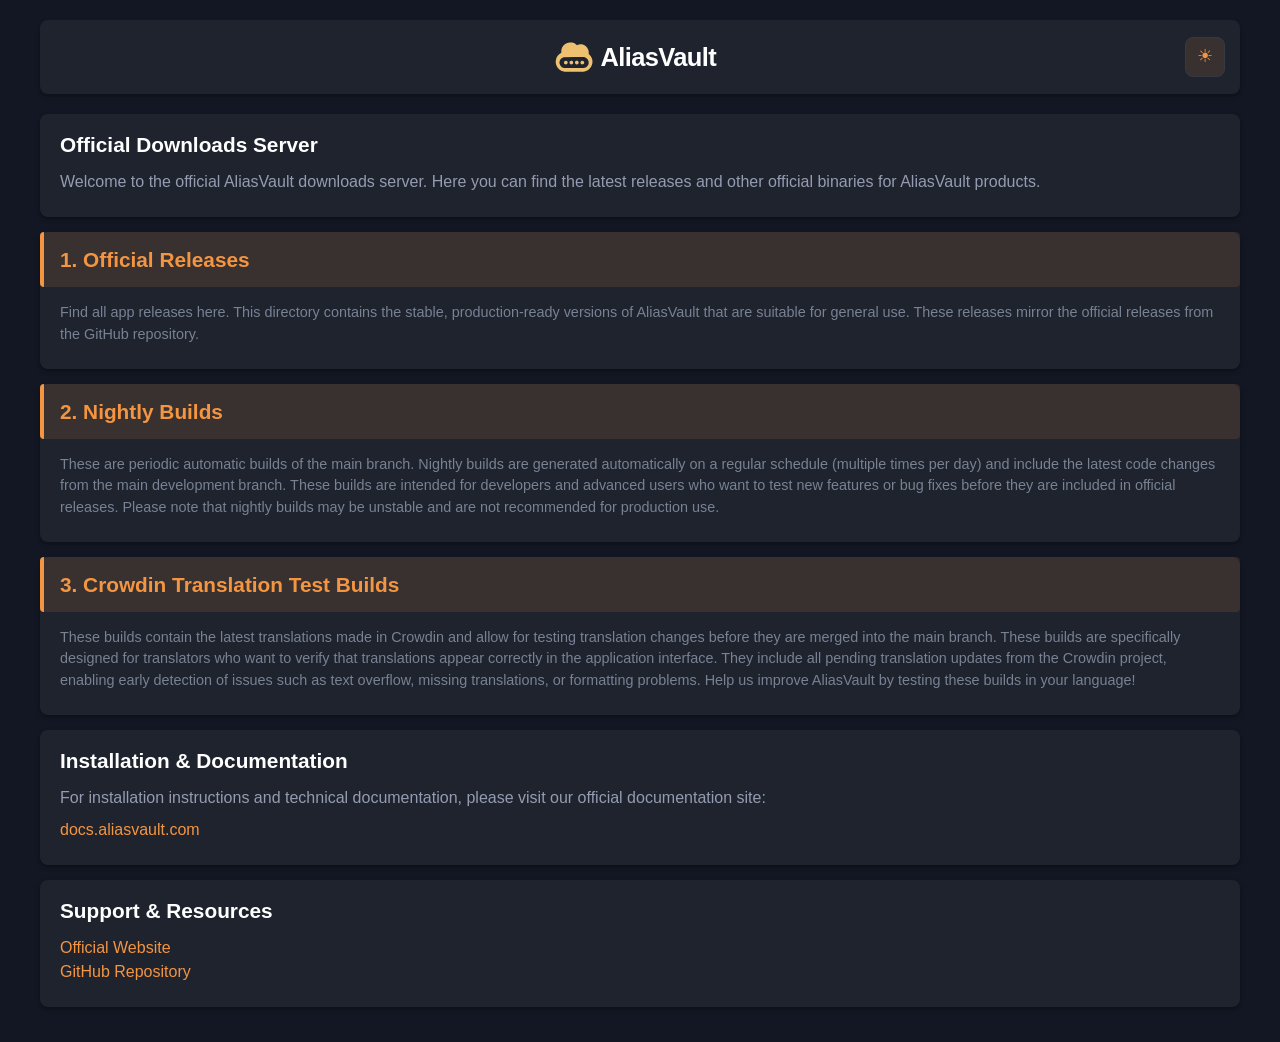
<file: index.html>
<!DOCTYPE html>
<html lang="en">
<head>
    <meta charset="UTF-8">
    <meta name="viewport" content="width=device-width, initial-scale=1.0">
    <title>AliasVault Downloads</title>
    <link rel="icon" href="/favicon.svg" type="image/svg+xml">
    <link rel="icon" href="/favicon.ico" sizes="any">
    <link rel="icon" href="/favicon.png" type="image/png" sizes="32x32">
    <script>
        // Apply saved theme before render to avoid a flash; default to dark.
        (function () {
            var t = localStorage.getItem('theme') || 'dark';
            document.documentElement.setAttribute('data-theme', t);
        })();
    </script>
    <script defer data-domain="downloads.aliasvault.com" src="https://analytics.aliasvault.com/js/script.file-downloads.js"></script>
    <script>window.plausible = window.plausible || function() { (window.plausible.q = window.plausible.q || []).push(arguments) }</script>
    <link rel="stylesheet" href="theme.css">
</head>
<body>
    <div class="header">
        <div style="width: 40px;"></div>
        <a href="https://www.aliasvault.com/" class="logo" aria-label="AliasVault home">
            <svg xmlns="http://www.w3.org/2000/svg" viewBox="0 0 2000 500" role="img" aria-label="AliasVault"><path d="m459.87 294.95c0.016205 5.4005 0.03241 10.801-0.35022 16.873-1.111 6.3392-1.1941 12.173-2.6351 17.649-10.922 41.508-36.731 69.481-77.351 83.408-7.2157 2.4739-14.972 3.3702-22.479 4.995-23.629 0.042205-47.257 0.11453-70.886 0.12027-46.762 0.011322-93.523-0.01416-140.95-0.43411-8.59-2.0024-16.766-2.8352-24.398-5.3326-21.595-7.0666-39.523-19.656-53.708-37.552-10.227-12.903-17.579-27.17-21.28-43.221-1.475-6.3967-2.4711-12.904-3.6852-19.361-0.051849-5.747-0.1037-11.494 0.26915-17.886 4.159-42.973 27.68-71.638 63.562-92.153 0-0.70761-0.001961-1.6988 3.12e-4 -2.69 0.022484-9.8293-1.3071-19.894 0.35664-29.438 3.2391-18.579 11.08-35.272 23.763-49.773 12.098-13.832 26.457-23.989 43.609-30.029 7.813-2.7512 16.14-4.0417 24.234-5.9948 7.392-0.025734 14.784-0.05146 22.835 0.32253 4.1959 0.95392 7.7946 1.2538 11.258 2.1053 17.16 4.2192 32.287 12.176 45.469 24.104 2.2558 2.0411 4.372 6.6241 9.621 3.868 16.839-8.8419 34.718-11.597 53.603-8.594 16.791 2.6699 31.602 9.4308 44.236 20.636 11.531 10.227 19.84 22.841 25.393 37.236 6.3436 16.445 10.389 33.163 6.0798 49.389 7.9587 8.9321 15.807 16.704 22.421 25.414 9.162 12.065 15.33 25.746 18.144 40.776 0.97046 5.1848 1.9111 10.375 2.8654 15.563m-71.597 71.012c5.5615-5.2284 12.002-9.7986 16.508-15.817 10.474-13.992 14.333-29.916 11.288-47.446-2.2496-12.95-8.1973-24.076-17.243-33.063-12.746-12.663-28.865-18.614-46.786-18.569-69.912 0.17712-139.82 0.56831-209.74 0.96176-15.922 0.089599-29.168 7.4209-39.685 18.296-14.45 14.944-20.408 33.343-16.655 54.368 2.2763 12.754 8.2167 23.748 17.158 32.66 13.299 13.255 30.097 18.653 48.728 18.651 59.321-0.005188 118.64 0.042358 177.96-0.046601 9.5912-0.014374 19.181-0.86588 28.773-0.88855 10.649-0.025146 19.978-3.825 29.687-9.1074z" fill="#EEC170"></path><path d="m162.77 293c15.654 4.3883 20.627 22.967 10.304 34.98-5.3104 6.1795-14.817 8.3208-24.278 5.0472-7.0723-2.4471-12.332-10.362-12.876-17.933-1.0451-14.542 11.089-23.176 21.705-23.046 1.5794 0.019287 3.1517 0.61566 5.1461 0.95184z" fill="#EEC170"></path><path d="m227.18 293.64c7.8499 2.3973 11.938 8.2143 13.524 15.077 1.8591 8.0439-0.44817 15.706-7.1588 21.121-6.7633 5.4572-14.417 6.8794-22.578 3.1483-8.2972-3.7933-12.836-10.849-12.736-19.438 0.1687-14.497 14.13-25.368 28.948-19.908z" fill="#EEC170"></path><path d="m261.57 319.07c-2.495-14.418 4.6853-22.603 14.596-26.108 9.8945-3.4995 23.181 3.4303 26.267 13.779 4.6504 15.591-7.1651 29.064-21.665 28.161-8.5254-0.53088-17.202-6.5094-19.198-15.831z" fill="#EEC170"></path><path d="m336.91 333.41c-9.0175-4.2491-15.337-14.349-13.829-21.682 3.0825-14.989 13.341-20.304 23.018-19.585 10.653 0.79141 17.93 7.407 19.765 17.547 1.9588 10.824-4.1171 19.939-13.494 23.703-5.272 2.1162-10.091 1.5086-15.46 0.017883z" fill="#EEC170"></path><text x="550" y="355" font-family="Arial, Helvetica, sans-serif" font-weight="700" font-size="290" letter-spacing="-7" fill="currentColor">AliasVault</text></svg>
        </a>
        <button type="button" class="theme-toggle" onclick="toggleTheme()" aria-label="Toggle light/dark theme" title="Toggle light/dark theme"></button>
    </div>

    <div class="section">
        <h2>Official Downloads Server</h2>
        <p>
            Welcome to the official AliasVault downloads server. Here you can find the latest releases and other official binaries for AliasVault products.
        </p>
    </div>

    <div class="section">
        <h2><a href="/releases/">1. Official Releases</a></h2>
        <p class="muted">
            Find all app releases here. This directory contains the stable, production-ready versions of AliasVault that are suitable for general use. These releases mirror the official releases from the GitHub repository.
        </p>
    </div>

    <div class="section">
        <h2><a href="/main/">2. Nightly Builds</a></h2>
        <p class="muted">
            These are periodic automatic builds of the main branch. Nightly builds are generated automatically on a regular schedule (multiple times per day) and include the latest code changes from the main development branch. These builds are intended for developers and advanced users who want to test new features or bug fixes before they are included in official releases. Please note that nightly builds may be unstable and are not recommended for production use.
        </p>
    </div>

    <div class="section">
        <h2><a href="/l10n/">3. Crowdin Translation Test Builds</a></h2>
        <p class="muted">
            These builds contain the latest translations made in Crowdin and allow for testing translation changes before they are merged into the main branch. These builds are specifically designed for translators who want to verify that translations appear correctly in the application interface. They include all pending translation updates from the Crowdin project, enabling early detection of issues such as text overflow, missing translations, or formatting problems. Help us improve AliasVault by testing these builds in your language!
        </p>
    </div>

    <div class="section">
        <h2>Installation & Documentation</h2>
        <p>
            For installation instructions and technical documentation, please visit our official documentation site:
        </p>
        <p>
            <a href="https://docs.aliasvault.com/" class="link">docs.aliasvault.com</a>
        </p>
    </div>

    <div class="section">
        <h2>Support & Resources</h2>
        <p>
            <a href="https://www.aliasvault.com/" class="link">Official Website</a><br>
            <a href="https://github.com/aliasvault/aliasvault" class="link">GitHub Repository</a><br>
        </p>
    </div>

    <script>
        function toggleTheme() {
            var next = document.documentElement.getAttribute('data-theme') === 'light' ? 'dark' : 'light';
            document.documentElement.setAttribute('data-theme', next);
            localStorage.setItem('theme', next);
        }
    </script>
</body>
</html>
</file>
<file: theme.css>
/* ==========================================================================
   AliasVault downloads theme
   ========================================================================== */

:root,
:root[data-theme="dark"] {
    --bg: #121723;             /* website dark:bg-black */
    --card-bg: #1E232E;        /* gray-dark */
    --heading: #FFFFFF;
    --text: #959CB1;           /* body-color dark */
    --muted: #788293;          /* body-color */
    --border: #353943;         /* stroke dark */
    --primary: #f49541;
    --primary-hover: #f6a752;  /* lighter on dark looks nicer */
    --primary-soft: rgba(244, 149, 65, 0.12);
    --primary-soft-hover: rgba(244, 149, 65, 0.2);
    --on-primary: #ffffff;
    --shadow: 0 2px 4px rgba(0, 0, 0, 0.35);
    --warning-bg: rgba(255, 193, 7, 0.12);
    --warning-border: #ffc107;
    --toggle-icon: "\2600"; /* ☀ — click to go light */
}

:root[data-theme="light"] {
    --bg: #fafafa;
    --card-bg: #ffffff;
    --heading: #1f2937;
    --text: #333333;
    --muted: #666666;
    --border: #E3E8EF;         /* stroke */
    --primary: #f49541;
    --primary-hover: #e27f2e;
    --primary-soft: #fef3eb;
    --primary-soft-hover: #fef9f5;
    --on-primary: #ffffff;
    --shadow: 0 2px 4px rgba(0, 0, 0, 0.1);
    --warning-bg: #fff3cd;
    --warning-border: #ffc107;
    --toggle-icon: "\1F319"; /* 🌙 — click to go dark */
}

body {
    font-family: -apple-system, BlinkMacSystemFont, 'Segoe UI', Roboto, sans-serif;
    max-width: 1200px;
    margin: 0 auto;
    padding: 20px;
    background: var(--bg);
    color: var(--text);
    line-height: 1.5;
    transition: background 0.2s ease, color 0.2s ease;
}

.header {
    display: flex;
    align-items: center;
    justify-content: space-between;
    gap: 12px;
    margin-bottom: 20px;
    padding: 15px;
    background: var(--card-bg);
    border-radius: 8px;
    box-shadow: var(--shadow);
}

.header h1 {
    margin: 0;
    color: var(--primary);
    font-size: 1.8em;
    flex: 1;
    text-align: center;
}

/* Brand logo: gold mark is fixed (#EEC170); the wordmark uses currentColor,
   so it follows --heading — white in dark mode, dark slate in light mode. */
.logo {
    flex: 1;
    display: inline-flex;
    align-items: center;
    justify-content: center;
    color: var(--heading);
    text-decoration: none;
    min-width: 0;
}

.logo svg {
    display: block;
    height: 44px;
    width: auto;
    max-width: 100%;
}

.section {
    background: var(--card-bg);
    margin: 15px 0;
    padding: 15px 20px;
    border-radius: 8px;
    box-shadow: var(--shadow);
}

.section h2 {
    margin: 0 0 10px 0;
    color: var(--heading);
    font-size: 1.3em;
}

.section h2 a {
    color: var(--primary);
    text-decoration: none;
    display: block;
    padding: 12px 16px;
    background: var(--primary-soft);
    border-left: 4px solid var(--primary);
    border-radius: 4px;
    cursor: pointer;
    transition: all 0.2s ease;
    margin: -15px -20px 15px -20px;
}

.section h2 a:hover {
    background: var(--primary-soft-hover);
    border-left-color: var(--primary-hover);
    color: var(--primary-hover);
    padding-left: 20px;
}

.section p {
    margin: 8px 0;
}

.muted {
    margin-top: 10px;
    color: var(--muted);
    font-size: 0.9em;
}

.download-link {
    display: block;
    background: var(--primary);
    color: var(--on-primary);
    padding: 12px 16px;
    border-radius: 6px;
    text-decoration: none;
    font-weight: 500;
    margin: 15px 0;
    text-align: center;
    width: 100%;
    box-sizing: border-box;
    transition: background 0.2s ease;
}

.download-link:hover {
    background: var(--primary-hover);
}

.test-link {
    display: inline-block;
    background: var(--primary);
    color: var(--on-primary);
    padding: 8px 16px;
    border-radius: 6px;
    text-decoration: none;
    font-weight: 500;
    margin: 10px 0;
    transition: background 0.2s ease;
}

.test-link:hover {
    background: var(--primary-hover);
}

.note {
    background: var(--primary-soft);
    border-left: 3px solid var(--primary);
    padding: 10px 15px;
    margin: 10px 0;
    font-size: 0.95em;
}

.note.warning {
    background: var(--warning-bg);
    border-left-color: var(--warning-border);
    margin-top: 15px;
}

.link {
    color: var(--primary);
    text-decoration: none;
}

.link:hover {
    text-decoration: underline;
}

.download-grid {
    display: grid;
    grid-template-columns: repeat(auto-fit, minmax(200px, 1fr));
    gap: 10px;
    margin: 15px 0;
}

iframe {
    width: 100%;
    height: 500px;
    border: 1px solid var(--border);
    border-radius: 6px;
    background: var(--card-bg);
}

.back-button {
    display: inline-block;
    color: var(--primary);
    text-decoration: none;
    padding: 8px 16px;
    font-weight: 500;
    border-radius: 6px;
    transition: all 0.2s ease;
    white-space: nowrap;
}

.back-button:hover {
    background: var(--primary-soft);
    color: var(--primary-hover);
}

.back-button::before {
    content: "\2190 "; /* ← */
    margin-right: 4px;
}

/* Theme toggle button (light/dark switch) */
.theme-toggle {
    flex: 0 0 auto;
    width: 40px;
    height: 40px;
    display: inline-flex;
    align-items: center;
    justify-content: center;
    padding: 0;
    background: var(--primary-soft);
    color: var(--primary);
    border: 1px solid var(--border);
    border-radius: 8px;
    cursor: pointer;
    font-size: 1.1em;
    line-height: 1;
    transition: all 0.2s ease;
}

.theme-toggle:hover {
    background: var(--primary-soft-hover);
    border-color: var(--primary);
}

.theme-toggle::before {
    content: var(--toggle-icon);
}
</file>
